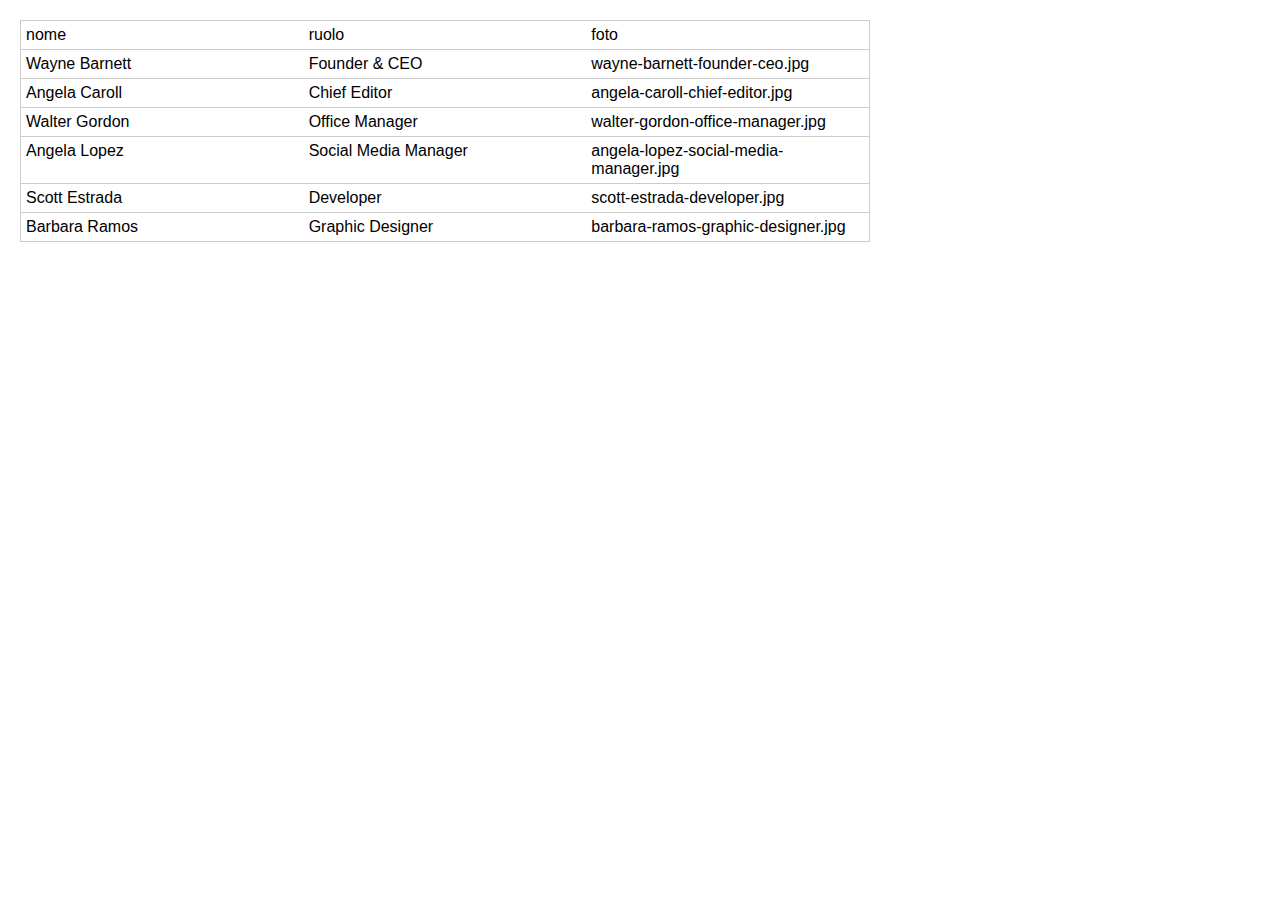
<file: index.html>
<!DOCTYPE html>
<html lang="en">
<head>
    <meta charset="UTF-8">
    <meta http-equiv="X-UA-Compatible" content="IE=edge">
    <meta name="viewport" content="width=device-width, initial-scale=1.0">
    <link rel="stylesheet" href="css/style.css">
    <title>Our Team</title>
</head>
<body>

    <div id="membri"></div>

    <script src="js/myscript.js"></script>
    
</body>
</html>
</file>
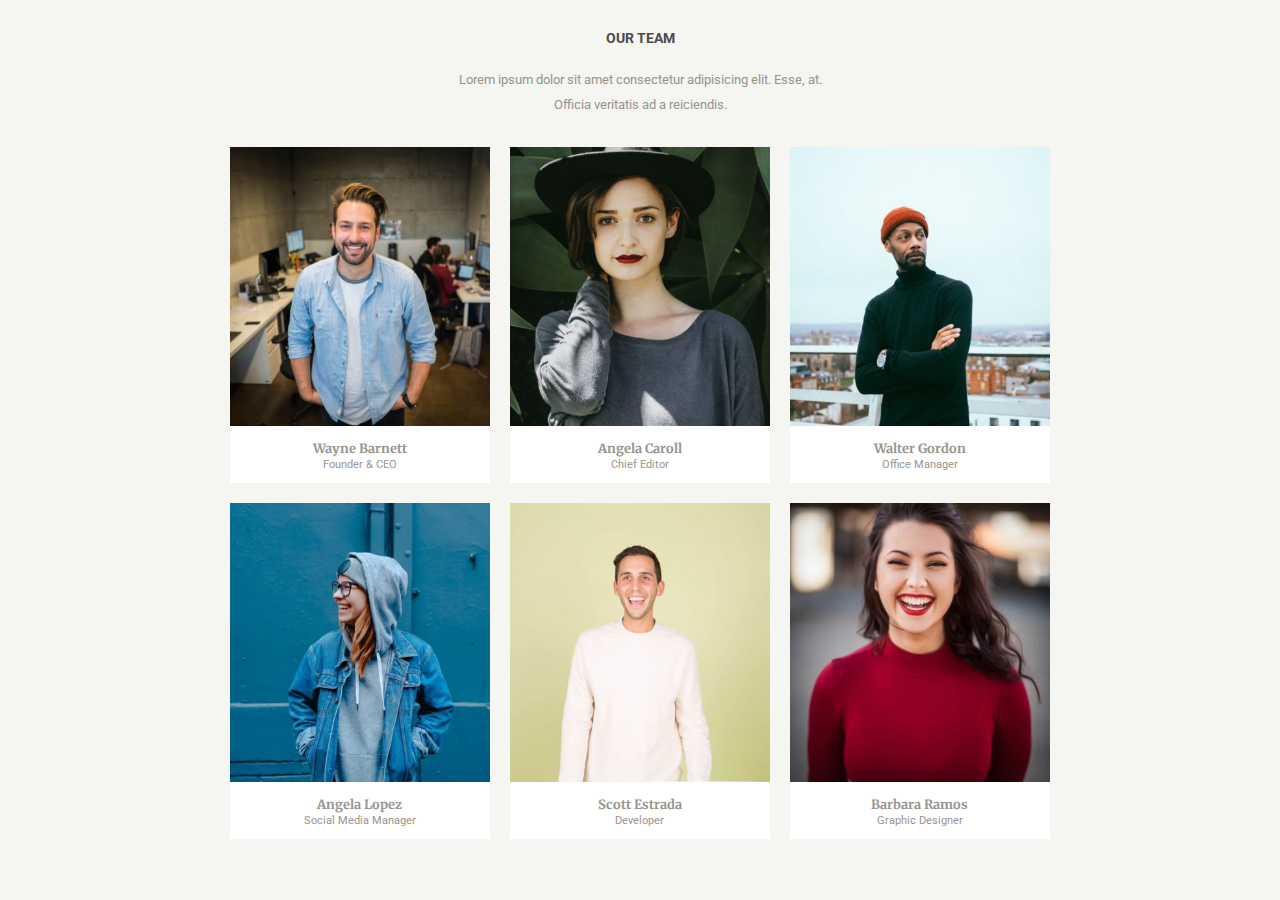
<file: bonus/index.html>
<!DOCTYPE html>
<html lang="en">
<head>
    <meta charset="UTF-8">
    <meta http-equiv="X-UA-Compatible" content="IE=edge">
    <meta name="viewport" content="width=device-width, initial-scale=1.0">
    <link href="https://fonts.googleapis.com/css2?family=Roboto:ital,wght@0,100;0,300;0,400;0,500;0,700;0,900;1,100;1,300;1,400;1,500;1,700;1,900&display=swap" rel="stylesheet">
    <link href="https://fonts.googleapis.com/css2?family=Merriweather:ital,wght@0,300;0,400;0,700;0,900;1,300;1,400;1,700;1,900&display=swap" rel="stylesheet">
    <link rel="stylesheet" href="css/style.css">
    <title>Our Team</title>
</head>
<body>

    <div id="container">
        <main>
            <section>
                <h1>
                    OUR TEAM
                </h1>
            
                <p>
                    Lorem ipsum dolor sit amet consectetur adipisicing elit. Esse, at. Officia veritatis ad a reiciendis.
                </p>
            
            </section>

            <section>
                <div id="membri"></div>
            </section>
        </main>
    </div>

    <script src="js/myscript.js"></script>
    
</body>
</html>
</file>
<file: css/style.css>
* {
    margin: 0;
    padding: 0;
    box-sizing: border-box;
}

body {
    font-family: Arial, Helvetica, sans-serif;
}

#membri {
    display: flex;
    flex-wrap: wrap;
    max-width: 850px;
    border: 1px solid #ccc;
    margin: 20px;
}

#membri div {
    padding: 5px;
    width: calc(100% / 3);
    border-top: 1px solid #ccc;
}

#membri .chiave {
    border-top: 0;
}
</file>
<file: bonus/css/style.css>
* {
    margin: 0;
    padding: 0;
    box-sizing: border-box;
}

img {
    max-width: 100%;
}

body {
    font-family: 'Roboto', sans-serif;
    font-size: 16px;
    background-color: #F5F5F1;
    color: #98948F;
}

#container {
    max-width: 900px;
    margin: 0 auto;
    padding: 30px;
}

h1 {
    font-size: 0.9rem;
    text-align: center;
    color: #4B4B4B;
}

p {
    font-size: 0.8rem;
    max-width: 400px;
    margin: 0 auto;
    text-align: center;
    line-height: 25px;
    padding: 20px 0;
}

#membri {
    display: flex;
    flex-wrap: wrap;
}

#membri .card {
    width: calc(100% / 3 - 20px);
    margin: 10px;
    text-align: center;
    background-color: #fff;
    padding-bottom: 10px;
}

#membri .card .nome {
    font-family: 'Merriweather', serif;
    font-size: 0.8rem;
    font-weight: bold;
    padding-top: 10px;
}

#membri .card .ruolo {
    font-size: 0.7rem;
    padding: 2px 0;
}
</file>
